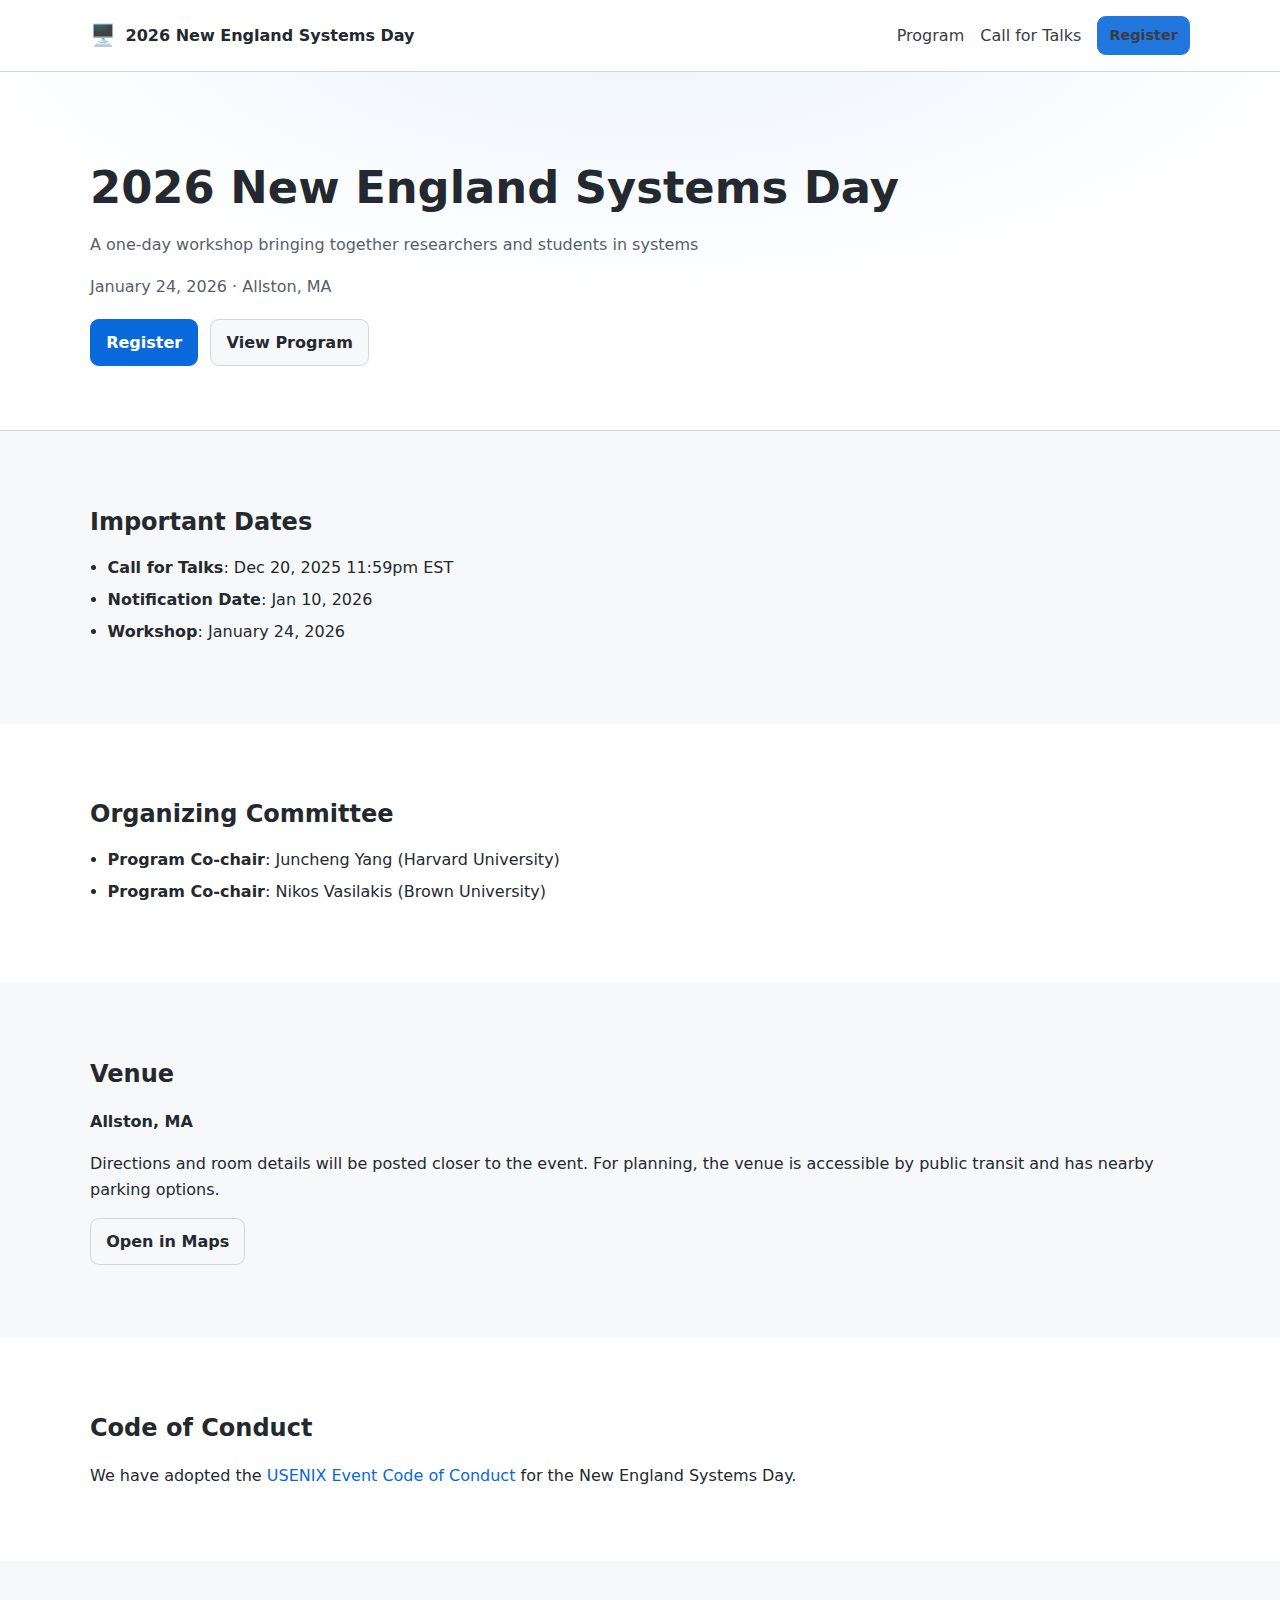
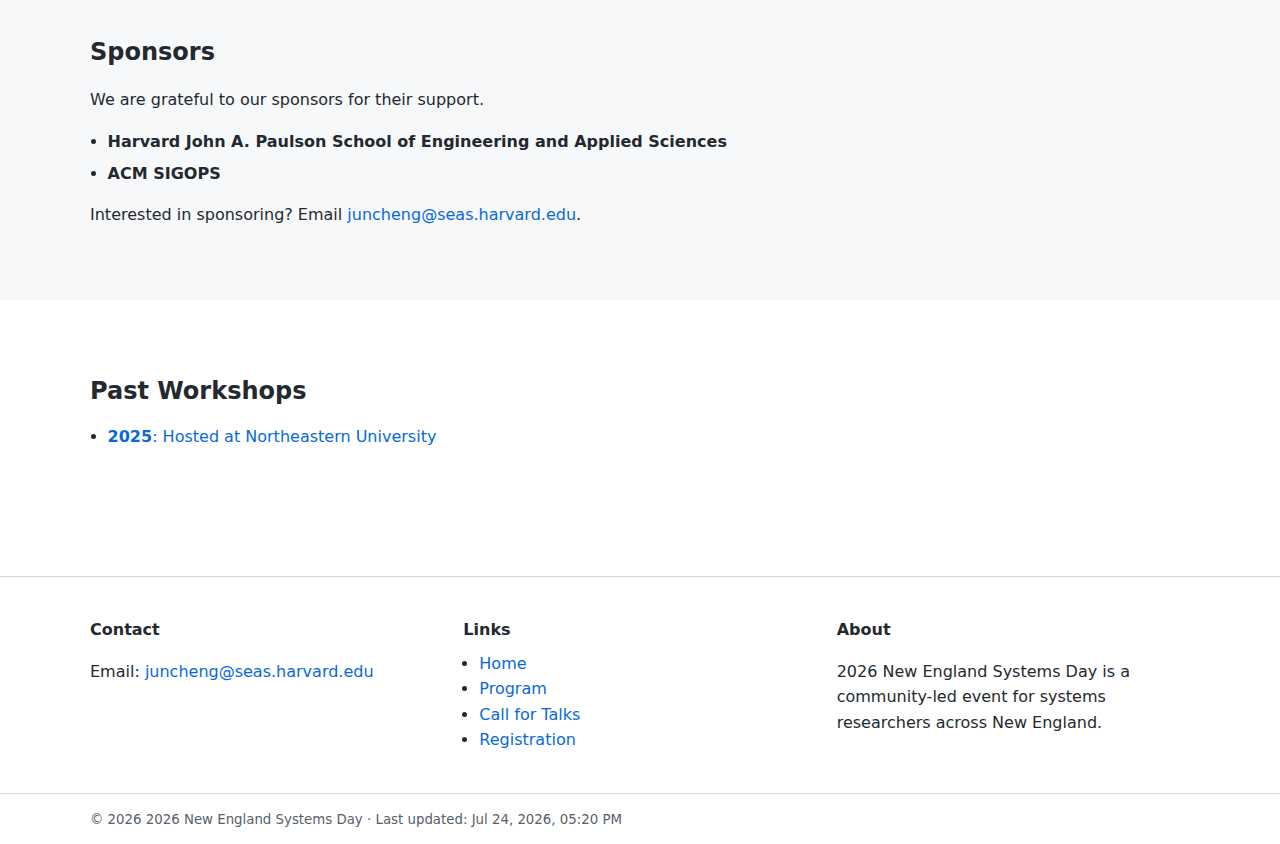
<file: index.html>
<!doctype html>
<html lang="en">
  <head>
    <meta charset="utf-8" />
    <meta name="viewport" content="width=device-width, initial-scale=1" />
    <title>2026 New England Systems Day</title>
    <meta name="description" content="A one-day workshop connecting systems researchers and students across New England." />
    <meta property="og:title" content="2026 New England Systems Day" />
    <meta property="og:description" content="A one-day workshop connecting systems researchers and students across New England." />
    <meta property="og:type" content="website" />
    <link rel="stylesheet" href="assets/css/style.css" />
    <link rel="icon" href="data:image/svg+xml,<svg xmlns='http://www.w3.org/2000/svg' viewBox='0 0 100 100'><text y='0.9em' font-size='90'>🖥️</text></svg>">
    <script defer src="assets/js/main.js"></script>
  </head>
  <body>
    <div data-include="partials/header.html"></div>

    <main id="main-content">
      <section class="hero">
        <div class="container">
          <h1 class="hero__title"><span data-config="eventName">2026 New England Systems Day</span></h1>
          <p class="hero__tagline" data-config="tagline">A one-day workshop connecting systems researchers and students across New England</p>
          <p class="hero__meta">
            <time class="hero__date" data-config="dateHuman">April 24, 2026</time>
            · <span class="hero__location" data-config="location">Allston, MA</span>
          </p>
          <div class="hero__cta">
            <a class="btn btn--primary" data-config-href="registrationUrl" href="#">Register</a>
            <a class="btn" href="schedule.html">View Program</a>
          </div>
        </div>
      </section>

      <!-- <section class="section">
        <div class="container">
          <h2>About</h2>
          <p>
            New England Systems Day is an informal, single-day workshop that brings together
            students and researchers working on all aspects of computer systems across New England.
            The day features talks, panel discussions, and plenty of time to connect.
          </p>
        </div>
      </section> -->

      <section class="section section--alt">
        <div class="container">
          <h2>Important Dates</h2>
          <ul class="key-dates">
            <li><strong>Call for Talks</strong>: Dec 20, 2025 11:59pm EST</li>
            <li><strong>Notification Date</strong>: Jan 10, 2026</li>
            <li><strong>Workshop</strong>: <span data-config="dateHuman">January 24, 2026</span></li>
          </ul>
        </div>
      </section>


      <section id="committee" class="section">
        <div class="container">
          <h2>Organizing Committee</h2>
          <ul class="key-dates">
            <li><strong>Program Co-chair</strong>: Juncheng Yang (Harvard University)</li>
            <li><strong>Program Co-chair</strong>: Nikos Vasilakis (Brown University)</li>
          </ul>
        </div>
      </section>

      <section id="venue" class="section section--alt">
        <div class="container">
          <h2>Venue</h2>
          <p>
            <strong data-config="location">Harvard John A. Paulson School of Engineering and Applied Sciences, Allston, MA</strong>
          </p>
          <p>
            Directions and room details will be posted closer to the event. For planning, the venue is
            accessible by public transit and has nearby parking options.
          </p>
          <p>
            <a class="btn" data-config-href="venueMapUrl" href="https://www.google.com/maps/place/Harvard+John+A.+Paulson+School+of+Engineering+and+Applied+Sciences/@42.360081,-71.123481,17z/data=!3m1!4b1!4m6!3m5!1s0x89e370a92b555555:0x366945426f333333!8m2!3d42.360081!4d-71.123481!16s%2Fg%2F11c402qjzn?entry=ttu&g_ep=EgoyMDI1MDIxMi4wIKXMDSoASAFQAw%3D%3D" target="_blank" rel="noopener">Open in Maps</a>
          </p>
        </div>
      </section>

      <section id="code-of-conduct" class="section">
        <div class="container">
          <h2>Code of Conduct</h2>
          <p>
            We have adopted the <a href="https://www.usenix.org/code-of-conduct">USENIX Event Code of Conduct</a> for the New England Systems Day. 
          </p>
        </div>
      </section>

      <section class="section section--alt">
        <div class="container">
          <h2>Sponsors</h2>
          <p> We are grateful to our sponsors for their support. </p>
          <ul class="key-dates">
            <li><strong>Harvard John A. Paulson School of Engineering and Applied Sciences</strong></li>
            <li><strong>ACM SIGOPS</strong></li>
          </ul>
          <p>
            Interested in sponsoring? Email <a data-config-href="mailto:sponsorEmail" href="#" data-config="sponsorEmail">juncheng@seas.harvard.edu</a>.
          </p>
        </div>
      </section>

      <section id="past-workshops" class="section">
        <div class="container">
          <h2>Past Workshops</h2>
          <ul class="key-dates">
            <li><strong><a href="https://khoury-srg.github.io/nesd25/">2025</strong>: Hosted at Northeastern University</a></li>
          </ul>
        </div>
      </section>
      
    </main>

    <div data-include="partials/footer.html"></div>
  </body>
  </html>
</file>
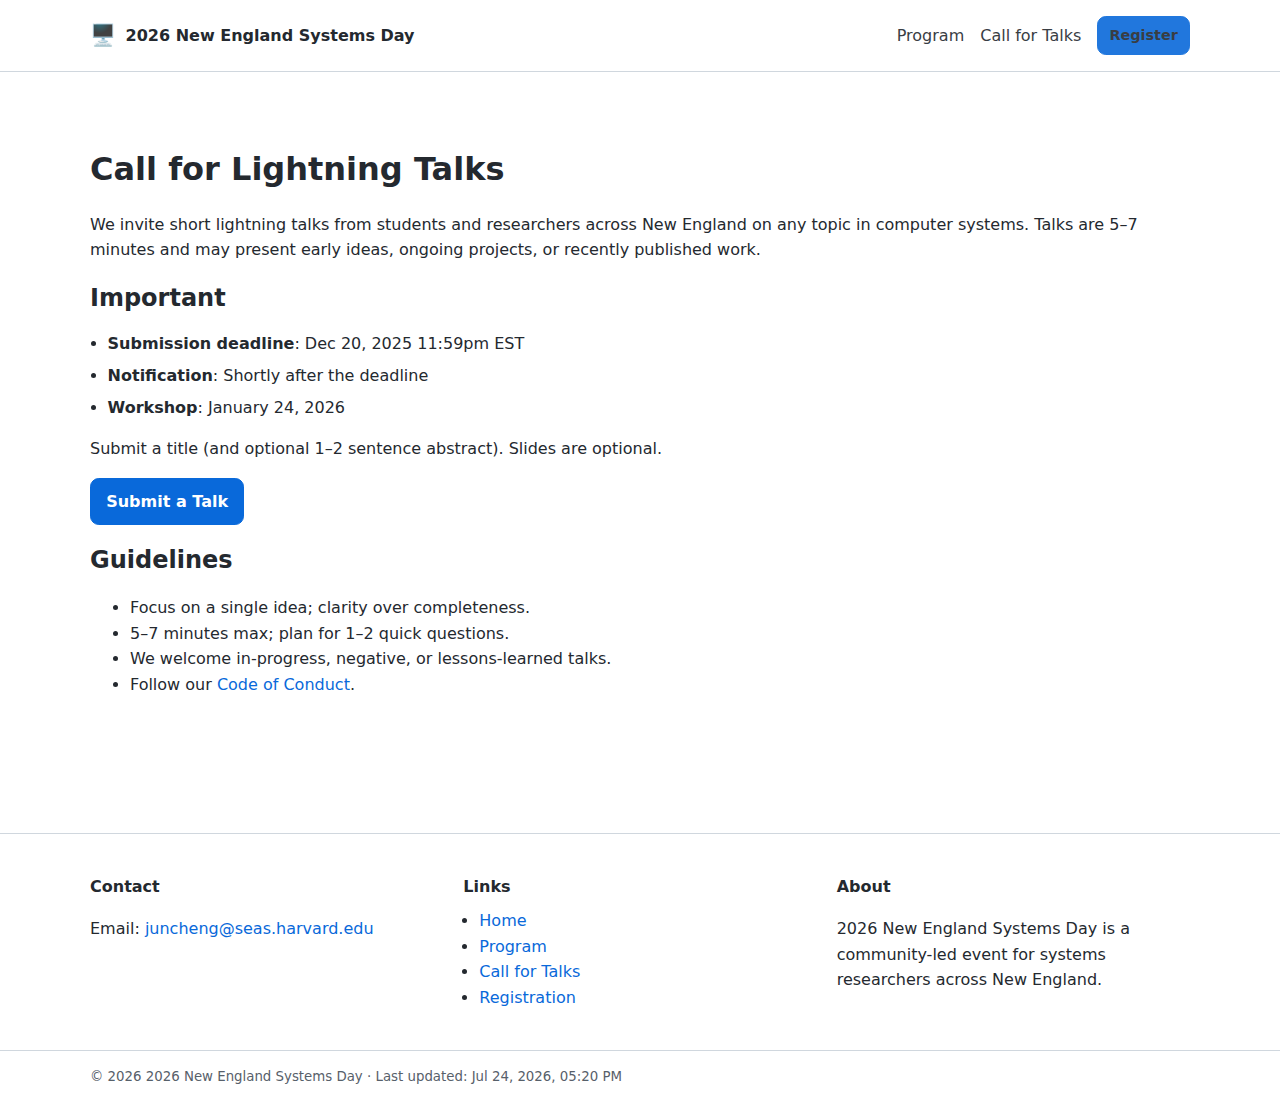
<file: call-for-talks.html>
<!doctype html>
<html lang="en">
  <head>
    <meta charset="utf-8" />
    <meta name="viewport" content="width=device-width, initial-scale=1" />
    <title>Call for Talks · 2026 New England Systems Day</title>
    <link rel="stylesheet" href="assets/css/style.css" />
    <script defer src="assets/js/main.js"></script>
  </head>
  <body>
    <div data-include="partials/header.html"></div>
    <main class="container section">
      <h1>Call for Lightning Talks</h1>
      <p>
        We invite short lightning talks from students and researchers across New England
        on any topic in computer systems. Talks are 5–7 minutes and may present
        early ideas, ongoing projects, or recently published work.
      </p>
      <h2>Important</h2>
      <ul class="key-dates">
        <li><strong>Submission deadline</strong>: <span data-config="cftDeadlineHuman">TBA</span></li>
        <li><strong>Notification</strong>: Shortly after the deadline</li>
        <li><strong>Workshop</strong>: <span data-config="dateHuman">April 24, 2026</span></li>
      </ul>
      <p>
        Submit a title (and optional 1–2 sentence abstract). Slides are optional.
      </p>
      <p>
        <a class="btn btn--primary" data-config-href="cftSubmissionUrl" href="#" target="_blank" rel="noopener">Submit a Talk</a>
      </p>

      <h2>Guidelines</h2>
      <ul>
        <li>Focus on a single idea; clarity over completeness.</li>
        <li>5–7 minutes max; plan for 1–2 quick questions.</li>
        <li>We welcome in-progress, negative, or lessons-learned talks.</li>
        <li>Follow our <a href="code-of-conduct.html">Code of Conduct</a>.</li>
      </ul>
    </main>
    <div data-include="partials/footer.html"></div>
  </body>
  </html>
</file>
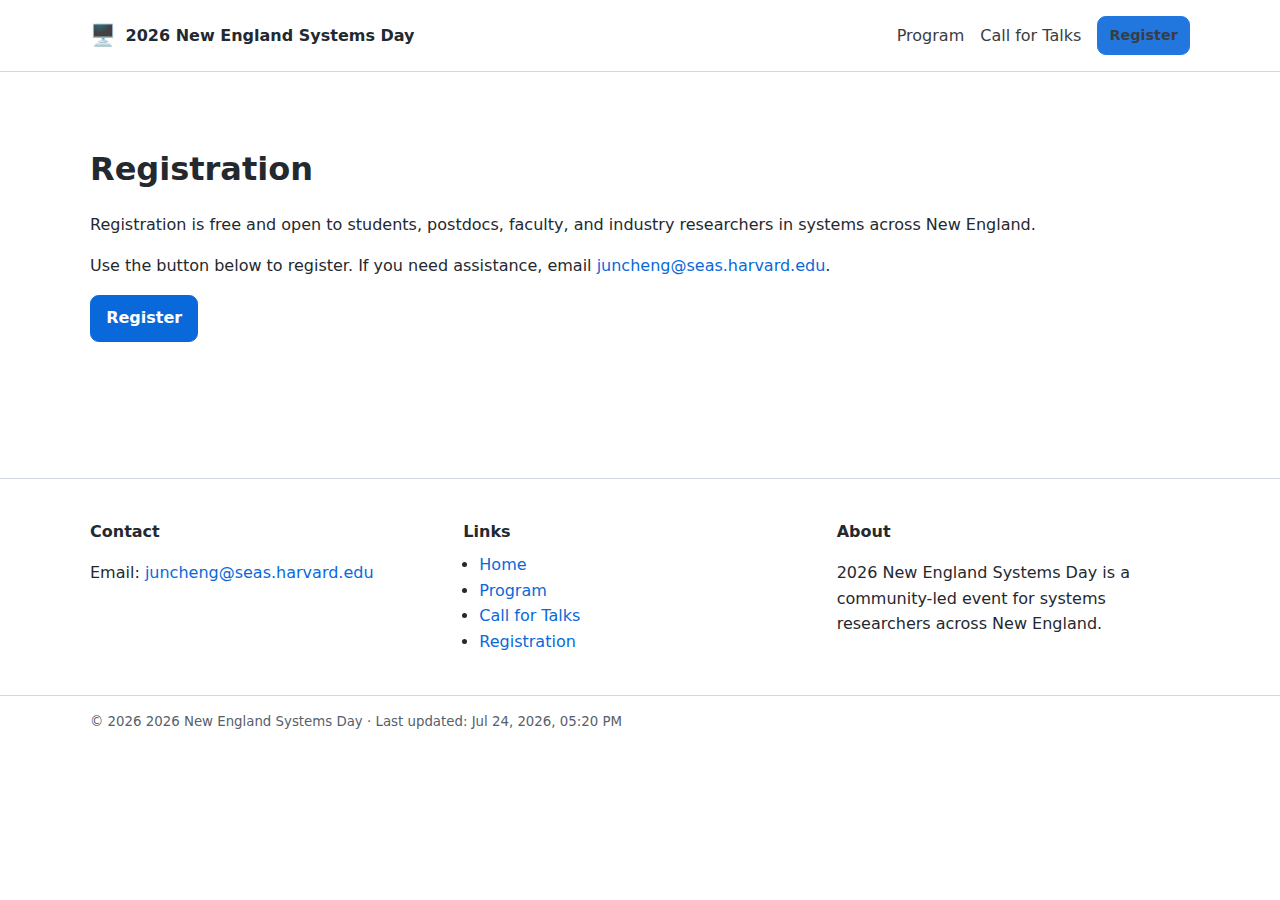
<file: registration.html>
<!doctype html>
<html lang="en">
  <head>
    <meta charset="utf-8" />
    <meta name="viewport" content="width=device-width, initial-scale=1" />
    <title>Registration · 2026 New England Systems Day</title>
    <link rel="stylesheet" href="assets/css/style.css" />
    <script defer src="assets/js/main.js"></script>
  </head>
  <body>
    <div data-include="partials/header.html"></div>
    <main class="container section">
      <h1>Registration</h1>
      <p>
        Registration is free and open to students, postdocs, faculty, and industry researchers in
        systems across New England.
      </p>
      <p>
        Use the button below to register. If you need assistance, email
        <a data-config-href="mailto:contactEmail" href="#" data-config="contactEmail">organizers@example.edu</a>.
      </p>
      <p>
        <a class="btn btn--primary" data-config-href="registrationUrl" href="#" target="_blank" rel="noopener">Register</a>
      </p>
    </main>
    <div data-include="partials/footer.html"></div>
  </body>
  </html>
</file>
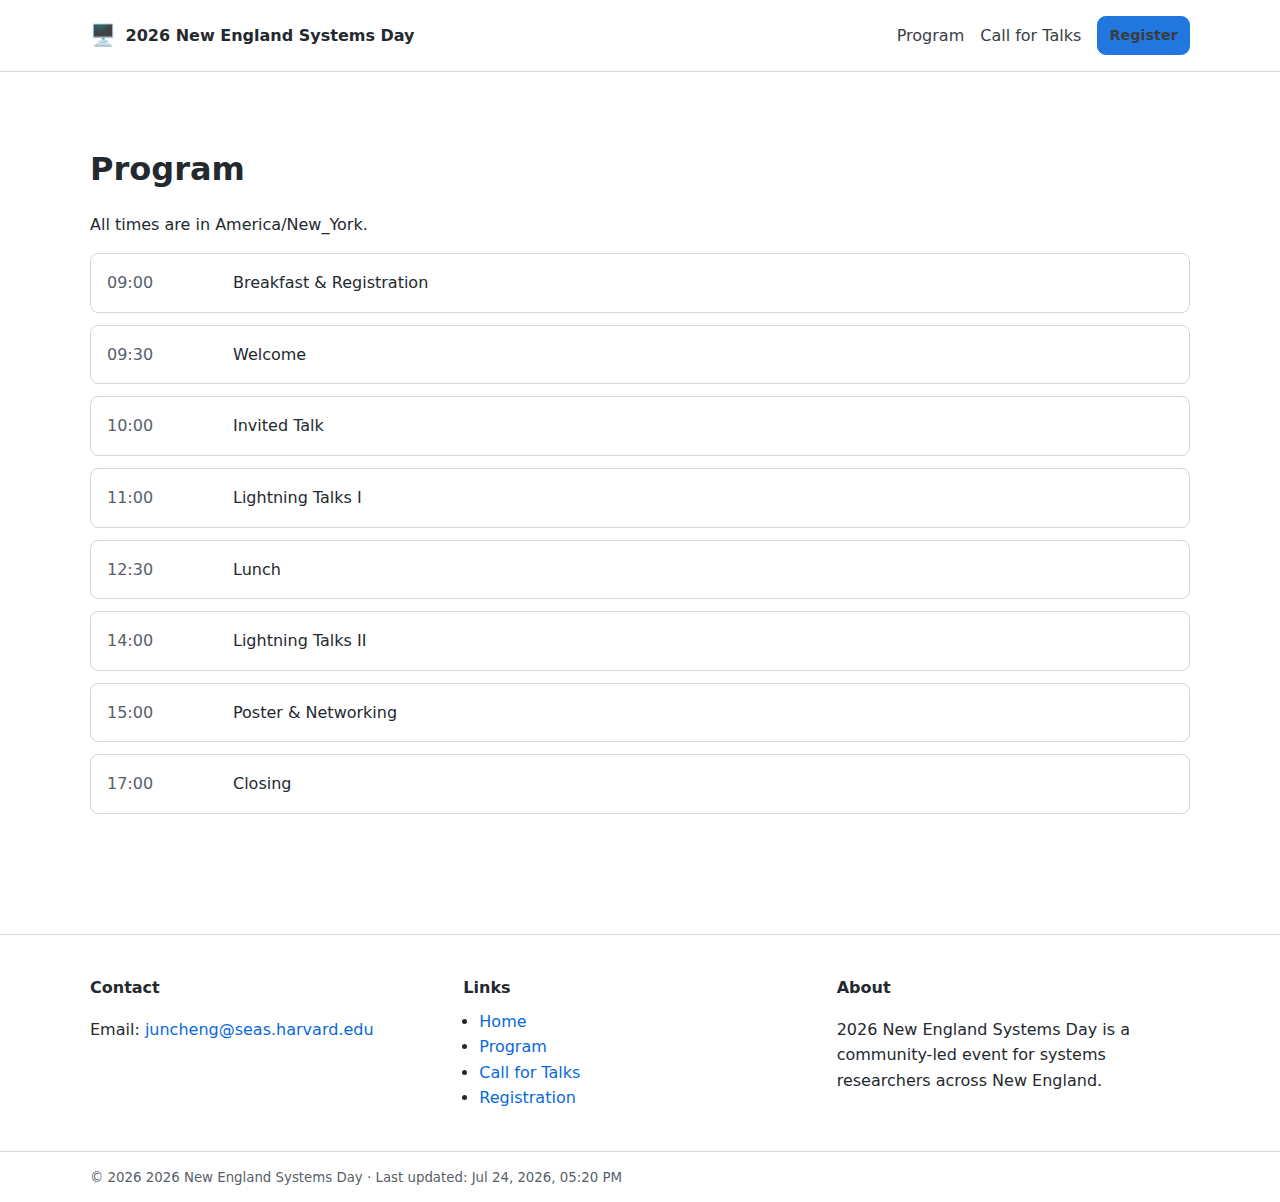
<file: schedule.html>
<!doctype html>
<html lang="en">
  <head>
    <meta charset="utf-8" />
    <meta name="viewport" content="width=device-width, initial-scale=1" />
    <title>Program · 2026 New England Systems Day</title>
    <link rel="stylesheet" href="assets/css/style.css" />
    <script defer src="assets/js/main.js"></script>
  </head>
  <body>
    <div data-include="partials/header.html"></div>
    <main class="container section">
      <h1>Program</h1>
      <p>All times are in <span data-config="timezone">America/New_York</span>.</p>
      <div class="schedule">
        <div class="slot">
          <div class="slot__time">09:00</div>
          <div class="slot__desc">Breakfast & Registration</div>
        </div>
        <div class="slot">
          <div class="slot__time">09:30</div>
          <div class="slot__desc">Welcome</div>
        </div>
        <div class="slot">
          <div class="slot__time">10:00</div>
          <div class="slot__desc">Invited Talk</div>
        </div>
        <div class="slot">
          <div class="slot__time">11:00</div>
          <div class="slot__desc">Lightning Talks I</div>
        </div>
        <div class="slot">
          <div class="slot__time">12:30</div>
          <div class="slot__desc">Lunch</div>
        </div>
        <div class="slot">
          <div class="slot__time">14:00</div>
          <div class="slot__desc">Lightning Talks II</div>
        </div>
        <div class="slot">
          <div class="slot__time">15:00</div>
          <div class="slot__desc">Poster & Networking</div>
        </div>
        <div class="slot">
          <div class="slot__time">17:00</div>
          <div class="slot__desc">Closing</div>
        </div>
      </div>
    </main>
    <div data-include="partials/footer.html"></div>
  </body>
  </html>
</file>
<file: assets/css/style.css>
:root {
  --bg: #ffffff;
  --bg-alt: #f6f8fa;
  --text: #24292f;
  --muted: #57606a;
  --primary: #0969da;
  --primary-600: #0757bd;
  --border: #d0d7de;
  --card: #ffffff;
}

* { box-sizing: border-box; }
html { color-scheme: light; }
body {
  margin: 0;
  font-family: system-ui, -apple-system, Segoe UI, Roboto, Ubuntu, Cantarell, Noto Sans, Helvetica, Arial, "Apple Color Emoji", "Segoe UI Emoji";
  background: var(--bg);
  color: var(--text);
  line-height: 1.6;
}

img { max-width: 100%; display: block; }
a { color: var(--primary); text-decoration: none; }
a:hover { text-decoration: underline; }

.container {
  width: min(1100px, 92%);
  margin-inline: auto;
}

.section { padding: 3.25rem 0; }
.section .container > :last-child { margin-bottom: 0; }
@media (min-width: 900px) { .section { padding: 4.5rem 0; } }

/* Improve anchor navigation with sticky header */
section[id] { scroll-margin-top: 80px; }
.section--alt { background: var(--bg-alt); }

.site-header { position: sticky; top: 0; z-index: 100; background: var(--bg); border-bottom: 1px solid var(--border); }
.nav { display: flex; align-items: center; justify-content: space-between; padding: 1rem 0; }
.nav__brand { display: inline-flex; align-items: center; gap: .6rem; font-weight: 700; color: var(--text); }
.nav__logo { font-size: 1.3rem; }
.nav__menu { display: flex; align-items: center; gap: 1rem; }
.nav__menu a { color: var(--text); opacity: .9; }
.nav__menu a:hover { opacity: 1; }
.nav__toggle { display: none; }
.nav__hamburger { display: none; cursor: pointer; }

@media (max-width: 800px) {
  .nav__hamburger { display: block; }
  .nav__menu { display: none; position: absolute; right: 4%; top: 56px; background: var(--card); border: 1px solid var(--border); padding: .75rem; border-radius: .5rem; flex-direction: column; width: min(260px, 92%); }
  .nav__toggle:checked ~ .nav__hamburger { }
  .nav__toggle:checked ~ .nav__menu { display: flex; }
}

.notice { border-top: 1px solid var(--border); border-bottom: 1px solid var(--border); background: var(--bg-alt); padding: .65rem 0; font-size: .95rem; color: var(--muted); }

.hero { padding: 4.25rem 0 3.25rem; background: radial-gradient(1200px 500px at 50% -20%, rgba(9,105,218,.08), transparent 60%); border-bottom: 1px solid var(--border); }
@media (min-width: 900px) { .hero { padding: 5rem 0 4rem; } }
.hero__title { font-size: clamp(1.8rem, 3.5vw, 3rem); margin: 0 0 .5rem; }
.hero__tagline { margin: 0 0 .75rem; color: var(--muted); }
.hero__meta { color: var(--muted); margin-bottom: 1.25rem; }
.hero__cta { display: flex; gap: .75rem; flex-wrap: wrap; }

.btn { display: inline-block; padding: .6rem .95rem; border-radius: .55rem; background: var(--bg-alt); border: 1px solid var(--border); color: var(--text); font-weight: 600; }
.btn:hover { text-decoration: none; background: #eef2f6; }
.btn--primary { background: var(--primary); border-color: var(--primary); color: #ffffff; }
.btn--primary:hover { background: var(--primary-600); }
.btn--small { padding: .45rem .7rem; font-size: .9rem; }

.key-dates { margin: .5rem 0 0; padding-left: 1.1rem; }
.key-dates li { margin: .4rem 0; }

.grid { display: grid; gap: 1.25rem; grid-template-columns: repeat(3, minmax(0,1fr)); }
@media (max-width: 900px) { .grid { grid-template-columns: repeat(2, minmax(0,1fr)); } }
@media (max-width: 600px) { .grid { grid-template-columns: 1fr; } }

.card { background: var(--card); border: 1px solid var(--border); border-radius: .75rem; padding: 1rem; }
.card__title { margin: .25rem 0 0; font-size: 1.1rem; }
.card__subtitle { margin: .25rem 0 0; color: var(--muted); }
.avatar { width: 64px; height: 64px; border-radius: 999px; display: grid; place-items: center; background: #f0f2f5; border: 1px solid var(--border); font-size: 1.5rem; }

.schedule { display: grid; gap: .75rem; }
.slot { display: grid; grid-template-columns: 110px 1fr; gap: 1rem; align-items: start; padding: 1rem; background: var(--card); border: 1px solid var(--border); border-radius: .5rem; }
.slot__time { font-variant-numeric: tabular-nums; color: var(--muted); }

.site-footer { border-top: 1px solid var(--border); margin-top: 3rem; }
.footer__grid { display: grid; gap: 1.25rem; grid-template-columns: repeat(3, minmax(0,1fr)); padding: 2.5rem 0; }
.footer__title { margin: 0 0 .5rem; }
.footer__links { margin: 0; padding-left: 1rem; }
.footer__bottom { border-top: 1px solid var(--border); color: var(--muted); padding: .75rem 0; }

/* Headings rhythm */
h1 { margin: 0 0 1rem; }
h2 { margin: 0 0 .85rem; }
h3 { margin: 0 0 .65rem; }

/* Accessibility helpers */
.sr-only { position: absolute; width: 1px; height: 1px; padding: 0; margin: -1px; overflow: hidden; clip: rect(0,0,0,0); white-space: nowrap; border-width: 0; }
</file>
